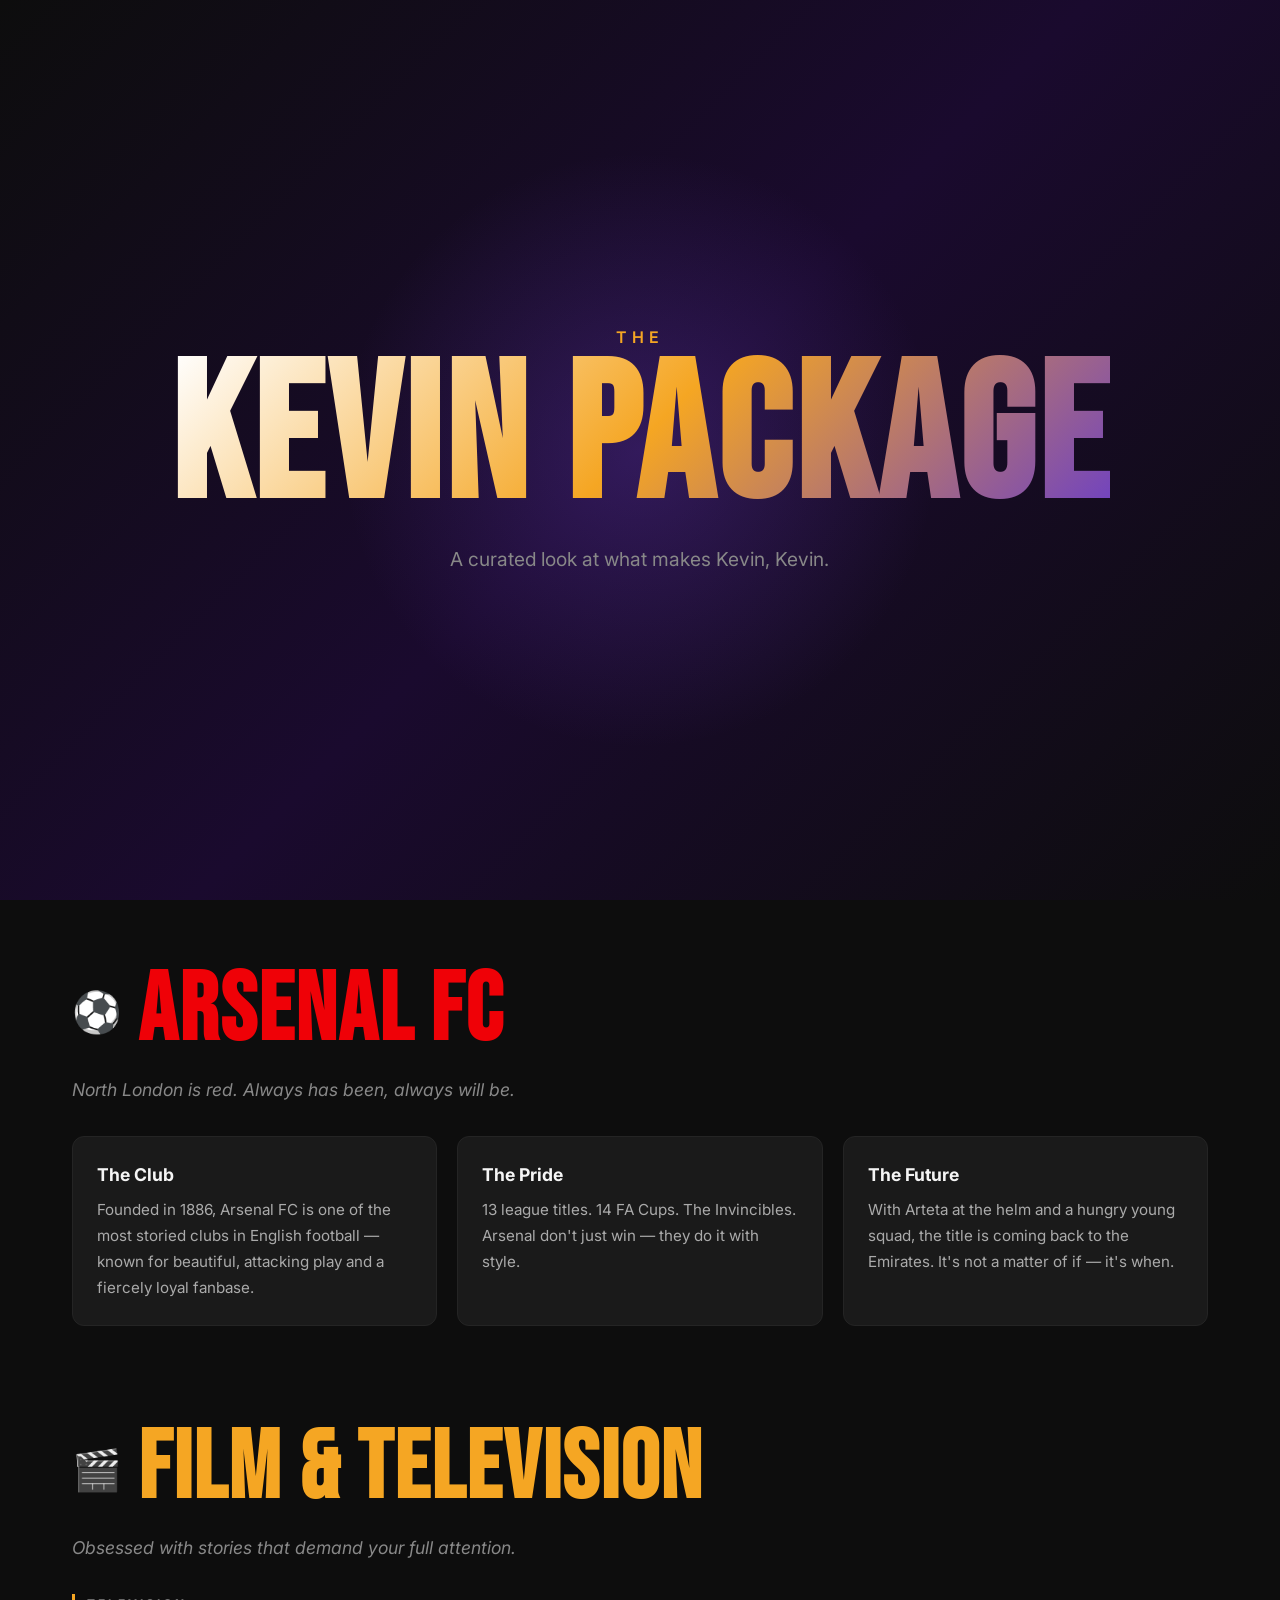
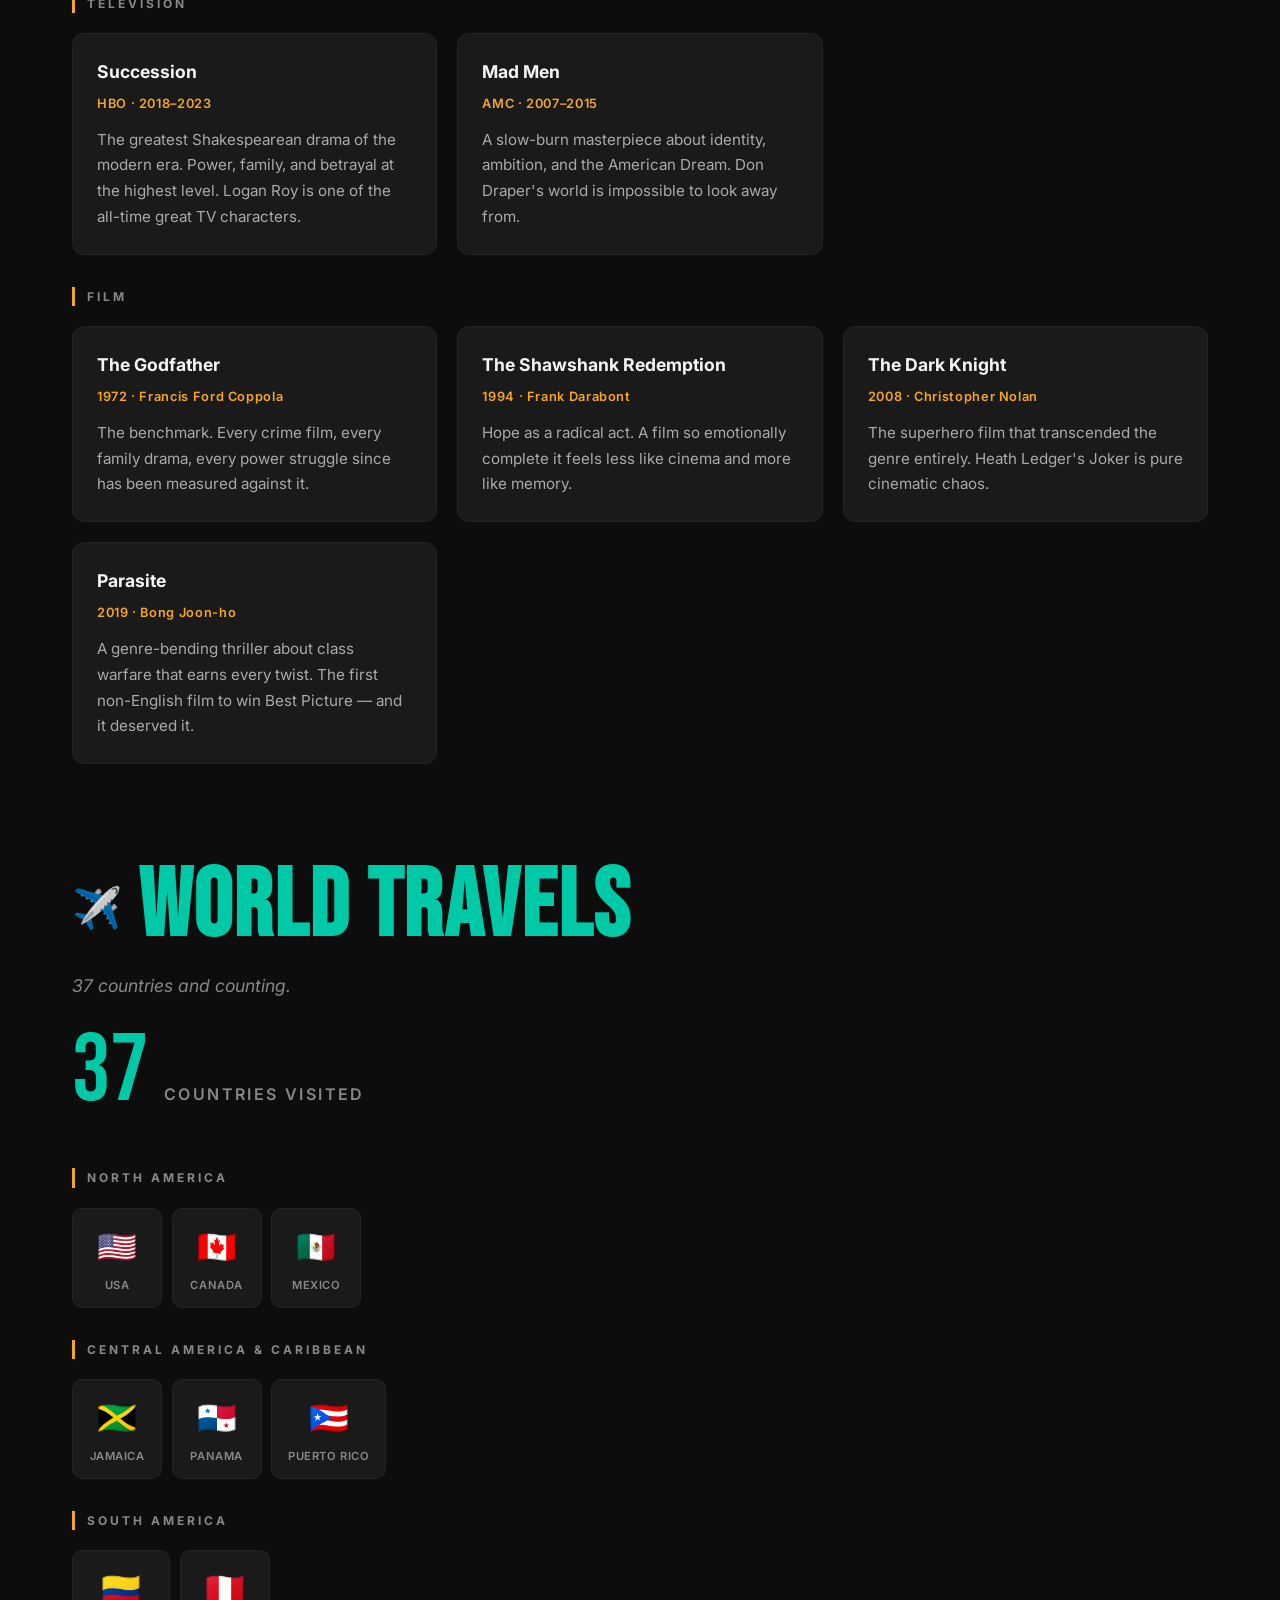
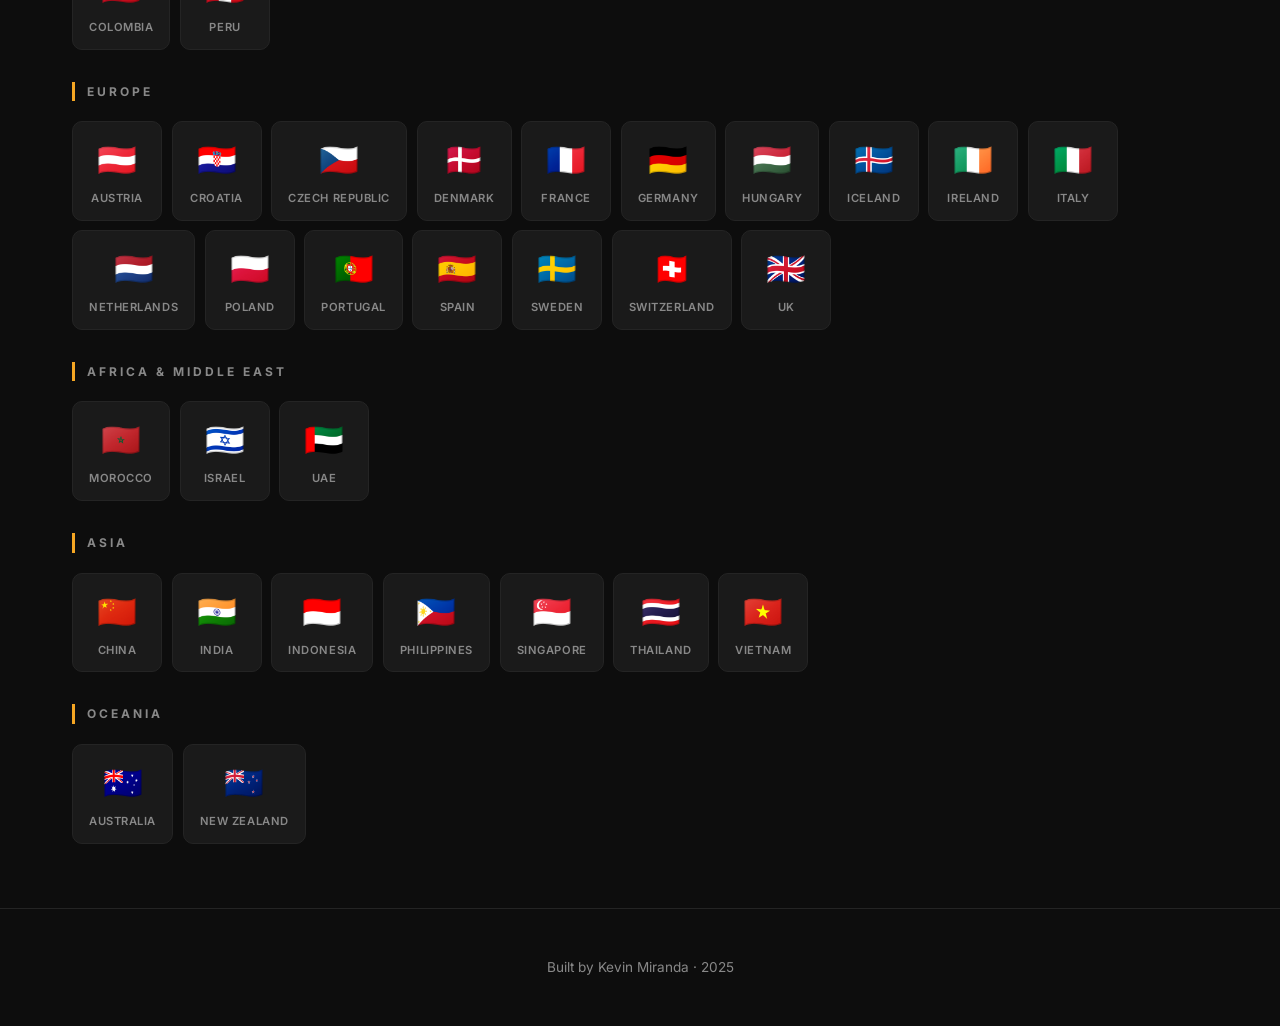
<file: index.html>
<!DOCTYPE html>
<html lang="en">
<head>
  <meta charset="UTF-8" />
  <meta name="viewport" content="width=device-width, initial-scale=1.0" />
  <title>Kevin Miranda</title>
  <link rel="preconnect" href="https://fonts.googleapis.com" />
  <link href="https://fonts.googleapis.com/css2?family=Bebas+Neue&family=Inter:wght@400;600;700&display=swap" rel="stylesheet" />
  <link rel="stylesheet" href="styles.css" />
</head>
<body>

  <header>
    <div class="hero-text">
      <span class="label">The</span>
      <h1>Kevin Package</h1>
      <p class="tagline">A curated look at what makes Kevin, Kevin.</p>
    </div>
  </header>

  <main>

    <section class="interest arsenal">
      <div class="section-header">
        <span class="icon">⚽</span>
        <h2>Arsenal FC</h2>
      </div>
      <p class="section-desc">North London is red. Always has been, always will be.</p>
      <div class="cards">
        <div class="card">
          <h3>The Club</h3>
          <p>Founded in 1886, Arsenal FC is one of the most storied clubs in English football — known for beautiful, attacking play and a fiercely loyal fanbase.</p>
        </div>
        <div class="card">
          <h3>The Pride</h3>
          <p>13 league titles. 14 FA Cups. The Invincibles. Arsenal don't just win — they do it with style.</p>
        </div>
        <div class="card">
          <h3>The Future</h3>
          <p>With Arteta at the helm and a hungry young squad, the title is coming back to the Emirates. It's not a matter of if — it's when.</p>
        </div>
      </div>
    </section>

    <section class="interest cinema">
      <div class="section-header">
        <span class="icon">🎬</span>
        <h2>Film & Television</h2>
      </div>
      <p class="section-desc">Obsessed with stories that demand your full attention.</p>

      <div class="subsection">
        <h3 class="sub-label">Television</h3>
        <div class="cards">
          <div class="card">
            <div class="card-title">Succession</div>
            <div class="card-meta">HBO · 2018–2023</div>
            <p>The greatest Shakespearean drama of the modern era. Power, family, and betrayal at the highest level. Logan Roy is one of the all-time great TV characters.</p>
          </div>
          <div class="card">
            <div class="card-title">Mad Men</div>
            <div class="card-meta">AMC · 2007–2015</div>
            <p>A slow-burn masterpiece about identity, ambition, and the American Dream. Don Draper's world is impossible to look away from.</p>
          </div>
        </div>
      </div>

      <div class="subsection">
        <h3 class="sub-label">Film</h3>
        <div class="cards">
          <div class="card">
            <div class="card-title">The Godfather</div>
            <div class="card-meta">1972 · Francis Ford Coppola</div>
            <p>The benchmark. Every crime film, every family drama, every power struggle since has been measured against it.</p>
          </div>
          <div class="card">
            <div class="card-title">The Shawshank Redemption</div>
            <div class="card-meta">1994 · Frank Darabont</div>
            <p>Hope as a radical act. A film so emotionally complete it feels less like cinema and more like memory.</p>
          </div>
          <div class="card">
            <div class="card-title">The Dark Knight</div>
            <div class="card-meta">2008 · Christopher Nolan</div>
            <p>The superhero film that transcended the genre entirely. Heath Ledger's Joker is pure cinematic chaos.</p>
          </div>
          <div class="card">
            <div class="card-title">Parasite</div>
            <div class="card-meta">2019 · Bong Joon-ho</div>
            <p>A genre-bending thriller about class warfare that earns every twist. The first non-English film to win Best Picture — and it deserved it.</p>
          </div>
        </div>
      </div>
    </section>

    <section class="interest travel">
      <div class="section-header">
        <span class="icon">✈️</span>
        <h2>World Travels</h2>
      </div>
      <p class="section-desc">37 countries and counting.</p>

      <div class="travel-stat">
        <span class="stat-number">37</span>
        <span class="stat-label">Countries Visited</span>
      </div>

      <div class="subsection">
        <h3 class="sub-label">North America</h3>
        <div class="flag-grid">
          <div class="flag-card">🇺🇸<span>USA</span></div>
          <div class="flag-card">🇨🇦<span>Canada</span></div>
          <div class="flag-card">🇲🇽<span>Mexico</span></div>
        </div>
      </div>

      <div class="subsection">
        <h3 class="sub-label">Central America & Caribbean</h3>
        <div class="flag-grid">
          <div class="flag-card">🇯🇲<span>Jamaica</span></div>
          <div class="flag-card">🇵🇦<span>Panama</span></div>
          <div class="flag-card">🇵🇷<span>Puerto Rico</span></div>
        </div>
      </div>

      <div class="subsection">
        <h3 class="sub-label">South America</h3>
        <div class="flag-grid">
          <div class="flag-card">🇨🇴<span>Colombia</span></div>
          <div class="flag-card">🇵🇪<span>Peru</span></div>
        </div>
      </div>

      <div class="subsection">
        <h3 class="sub-label">Europe</h3>
        <div class="flag-grid">
          <div class="flag-card">🇦🇹<span>Austria</span></div>
          <div class="flag-card">🇭🇷<span>Croatia</span></div>
          <div class="flag-card">🇨🇿<span>Czech Republic</span></div>
          <div class="flag-card">🇩🇰<span>Denmark</span></div>
          <div class="flag-card">🇫🇷<span>France</span></div>
          <div class="flag-card">🇩🇪<span>Germany</span></div>
          <div class="flag-card">🇭🇺<span>Hungary</span></div>
          <div class="flag-card">🇮🇸<span>Iceland</span></div>
          <div class="flag-card">🇮🇪<span>Ireland</span></div>
          <div class="flag-card">🇮🇹<span>Italy</span></div>
          <div class="flag-card">🇳🇱<span>Netherlands</span></div>
          <div class="flag-card">🇵🇱<span>Poland</span></div>
          <div class="flag-card">🇵🇹<span>Portugal</span></div>
          <div class="flag-card">🇪🇸<span>Spain</span></div>
          <div class="flag-card">🇸🇪<span>Sweden</span></div>
          <div class="flag-card">🇨🇭<span>Switzerland</span></div>
          <div class="flag-card">🇬🇧<span>UK</span></div>
        </div>
      </div>

      <div class="subsection">
        <h3 class="sub-label">Africa & Middle East</h3>
        <div class="flag-grid">
          <div class="flag-card">🇲🇦<span>Morocco</span></div>
          <div class="flag-card">🇮🇱<span>Israel</span></div>
          <div class="flag-card">🇦🇪<span>UAE</span></div>
        </div>
      </div>

      <div class="subsection">
        <h3 class="sub-label">Asia</h3>
        <div class="flag-grid">
          <div class="flag-card">🇨🇳<span>China</span></div>
          <div class="flag-card">🇮🇳<span>India</span></div>
          <div class="flag-card">🇮🇩<span>Indonesia</span></div>
          <div class="flag-card">🇵🇭<span>Philippines</span></div>
          <div class="flag-card">🇸🇬<span>Singapore</span></div>
          <div class="flag-card">🇹🇭<span>Thailand</span></div>
          <div class="flag-card">🇻🇳<span>Vietnam</span></div>
        </div>
      </div>

      <div class="subsection">
        <h3 class="sub-label">Oceania</h3>
        <div class="flag-grid">
          <div class="flag-card">🇦🇺<span>Australia</span></div>
          <div class="flag-card">🇳🇿<span>New Zealand</span></div>
        </div>
      </div>

    </section>

  </main>

  <footer>
    <p>Built by Kevin Miranda &middot; 2025</p>
  </footer>

</body>
</html>
</file>
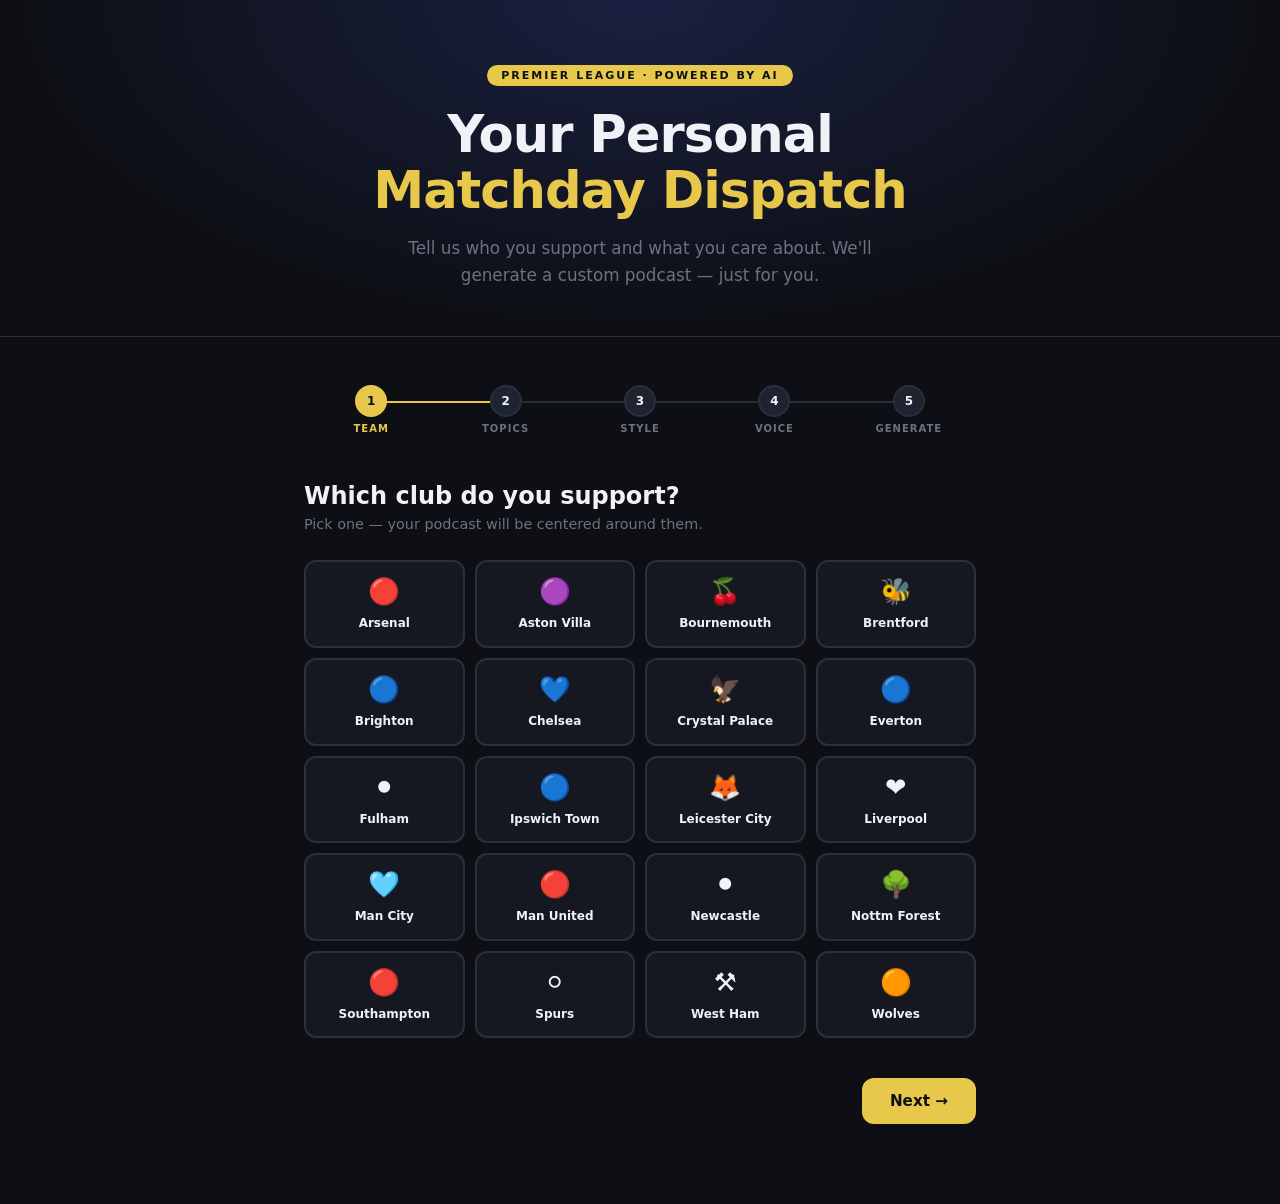
<file: podcast.html>
<!DOCTYPE html>
<html lang="en">
<head>
  <meta charset="UTF-8" />
  <meta name="viewport" content="width=device-width, initial-scale=1.0" />
  <title>The Matchday Dispatch</title>
  <style>
    * { box-sizing: border-box; margin: 0; padding: 0; }

    :root {
      --bg: #0d0f14;
      --surface: #151820;
      --surface2: #1e2330;
      --border: #2a2f3d;
      --accent: #e8c84a;
      --accent2: #4a90e8;
      --text: #f0f2f7;
      --muted: #6b7280;
      --radius: 12px;
    }

    body {
      background: var(--bg);
      color: var(--text);
      font-family: 'Segoe UI', system-ui, -apple-system, sans-serif;
      min-height: 100vh;
    }

    /* HERO */
    .hero {
      text-align: center;
      padding: 64px 24px 48px;
      background: radial-gradient(ellipse at 50% 0%, #1a2040 0%, var(--bg) 70%);
      border-bottom: 1px solid var(--border);
    }

    .hero-badge {
      display: inline-block;
      background: var(--accent);
      color: #0d0f14;
      font-size: 11px;
      font-weight: 700;
      letter-spacing: 2px;
      text-transform: uppercase;
      padding: 4px 14px;
      border-radius: 20px;
      margin-bottom: 20px;
    }

    .hero h1 {
      font-size: clamp(2rem, 5vw, 3.2rem);
      font-weight: 800;
      letter-spacing: -1px;
      line-height: 1.1;
      margin-bottom: 16px;
    }

    .hero h1 span { color: var(--accent); }

    .hero p {
      font-size: 1.05rem;
      color: var(--muted);
      max-width: 480px;
      margin: 0 auto;
      line-height: 1.6;
    }

    /* FORM SHELL */
    .form-container {
      max-width: 720px;
      margin: 0 auto;
      padding: 48px 24px 80px;
    }

    /* PROGRESS */
    .progress-bar {
      display: flex;
      align-items: center;
      gap: 0;
      margin-bottom: 48px;
    }

    .progress-step {
      display: flex;
      flex-direction: column;
      align-items: center;
      flex: 1;
      position: relative;
    }

    .progress-step:not(:last-child)::after {
      content: '';
      position: absolute;
      top: 16px;
      left: 50%;
      width: 100%;
      height: 2px;
      background: var(--border);
      z-index: 0;
    }

    .progress-step.done:not(:last-child)::after,
    .progress-step.active:not(:last-child)::after {
      background: var(--accent);
    }

    .step-dot {
      width: 32px;
      height: 32px;
      border-radius: 50%;
      background: var(--surface2);
      border: 2px solid var(--border);
      display: flex;
      align-items: center;
      justify-content: center;
      font-size: 12px;
      font-weight: 700;
      z-index: 1;
      transition: all 0.3s;
    }

    .progress-step.active .step-dot {
      background: var(--accent);
      border-color: var(--accent);
      color: #0d0f14;
    }

    .progress-step.done .step-dot {
      background: var(--accent);
      border-color: var(--accent);
      color: #0d0f14;
    }

    .step-label {
      font-size: 10px;
      color: var(--muted);
      margin-top: 6px;
      text-transform: uppercase;
      letter-spacing: 1px;
      font-weight: 600;
    }

    .progress-step.active .step-label { color: var(--accent); }

    /* STEPS */
    .step { display: none; animation: fadeIn 0.3s ease; }
    .step.active { display: block; }

    @keyframes fadeIn {
      from { opacity: 0; transform: translateY(12px); }
      to { opacity: 1; transform: translateY(0); }
    }

    .step-title {
      font-size: 1.5rem;
      font-weight: 700;
      margin-bottom: 6px;
    }

    .step-subtitle {
      color: var(--muted);
      font-size: 0.9rem;
      margin-bottom: 28px;
    }

    /* TEAM GRID */
    .team-grid {
      display: grid;
      grid-template-columns: repeat(auto-fill, minmax(130px, 1fr));
      gap: 10px;
    }

    .team-card {
      background: var(--surface);
      border: 2px solid var(--border);
      border-radius: var(--radius);
      padding: 14px 10px;
      text-align: center;
      cursor: pointer;
      transition: all 0.2s;
      user-select: none;
    }

    .team-card:hover {
      border-color: var(--accent);
      background: var(--surface2);
    }

    .team-card.selected {
      border-color: var(--accent);
      background: #1f1e0f;
    }

    .team-emoji { font-size: 1.6rem; display: block; margin-bottom: 6px; }

    .team-name {
      font-size: 0.75rem;
      font-weight: 600;
      color: var(--text);
      line-height: 1.3;
    }

    /* CHECKBOX PILLS */
    .pill-group {
      display: flex;
      flex-wrap: wrap;
      gap: 10px;
    }

    .pill {
      background: var(--surface);
      border: 2px solid var(--border);
      border-radius: 30px;
      padding: 10px 20px;
      cursor: pointer;
      font-size: 0.88rem;
      font-weight: 600;
      transition: all 0.2s;
      user-select: none;
      display: flex;
      align-items: center;
      gap: 8px;
    }

    .pill:hover { border-color: var(--accent); }

    .pill.selected {
      border-color: var(--accent);
      background: #1f1e0f;
      color: var(--accent);
    }

    /* RADIO CARDS */
    .radio-group {
      display: flex;
      flex-direction: column;
      gap: 10px;
    }

    .radio-card {
      background: var(--surface);
      border: 2px solid var(--border);
      border-radius: var(--radius);
      padding: 16px 20px;
      cursor: pointer;
      transition: all 0.2s;
      user-select: none;
      display: flex;
      align-items: center;
      gap: 16px;
    }

    .radio-card:hover { border-color: var(--accent); background: var(--surface2); }

    .radio-card.selected {
      border-color: var(--accent);
      background: #1f1e0f;
    }

    .radio-dot {
      width: 20px;
      height: 20px;
      border-radius: 50%;
      border: 2px solid var(--border);
      flex-shrink: 0;
      display: flex;
      align-items: center;
      justify-content: center;
      transition: all 0.2s;
    }

    .radio-card.selected .radio-dot {
      border-color: var(--accent);
      background: var(--accent);
    }

    .radio-card.selected .radio-dot::after {
      content: '';
      width: 8px;
      height: 8px;
      border-radius: 50%;
      background: #0d0f14;
    }

    .radio-info { flex: 1; }
    .radio-label { font-weight: 700; font-size: 0.95rem; }
    .radio-desc { font-size: 0.8rem; color: var(--muted); margin-top: 2px; }

    .radio-emoji { font-size: 1.4rem; }

    /* INPUT */
    .input-field {
      width: 100%;
      background: var(--surface);
      border: 2px solid var(--border);
      border-radius: var(--radius);
      padding: 14px 18px;
      color: var(--text);
      font-size: 1rem;
      outline: none;
      transition: border-color 0.2s;
      font-family: inherit;
    }

    .input-field:focus { border-color: var(--accent); }
    .input-field::placeholder { color: var(--muted); }

    .input-label {
      display: block;
      font-size: 0.82rem;
      font-weight: 600;
      color: var(--muted);
      text-transform: uppercase;
      letter-spacing: 1px;
      margin-bottom: 8px;
    }

    /* TWO COL */
    .two-col { display: grid; grid-template-columns: 1fr 1fr; gap: 16px; }
    @media (max-width: 500px) { .two-col { grid-template-columns: 1fr; } }

    /* SECTION DIVIDER */
    .section-gap { margin-top: 32px; }

    /* BUTTONS */
    .btn-row {
      display: flex;
      justify-content: space-between;
      align-items: center;
      margin-top: 40px;
      gap: 12px;
    }

    .btn {
      padding: 14px 28px;
      border-radius: var(--radius);
      font-size: 0.95rem;
      font-weight: 700;
      cursor: pointer;
      border: none;
      transition: all 0.2s;
      font-family: inherit;
    }

    .btn-back {
      background: transparent;
      border: 2px solid var(--border);
      color: var(--muted);
    }

    .btn-back:hover { border-color: var(--text); color: var(--text); }

    .btn-next {
      background: var(--accent);
      color: #0d0f14;
      margin-left: auto;
      display: flex;
      align-items: center;
      gap: 8px;
    }

    .btn-next:hover { background: #f5d96a; transform: translateY(-1px); }
    .btn-next:disabled { opacity: 0.4; cursor: not-allowed; transform: none; }

    .btn-generate {
      background: var(--accent);
      color: #0d0f14;
      padding: 16px 36px;
      font-size: 1rem;
      margin-left: auto;
      display: flex;
      align-items: center;
      gap: 10px;
    }

    .btn-generate:hover { background: #f5d96a; transform: translateY(-1px); }

    /* SUMMARY CARD */
    .summary-card {
      background: var(--surface);
      border: 1px solid var(--border);
      border-radius: var(--radius);
      padding: 24px;
      margin-bottom: 12px;
    }

    .summary-row {
      display: flex;
      justify-content: space-between;
      align-items: flex-start;
      padding: 10px 0;
      border-bottom: 1px solid var(--border);
      font-size: 0.9rem;
      gap: 16px;
    }

    .summary-row:last-child { border-bottom: none; }
    .summary-key { color: var(--muted); font-weight: 600; flex-shrink: 0; }
    .summary-val { color: var(--text); text-align: right; font-weight: 500; }

    .generate-note {
      font-size: 0.82rem;
      color: var(--muted);
      text-align: center;
      margin-top: 16px;
      line-height: 1.5;
    }

    /* VALIDATION */
    .error-msg {
      color: #f87171;
      font-size: 0.82rem;
      margin-top: 8px;
      display: none;
    }

    .error-msg.visible { display: block; }
  </style>
</head>
<body>

  <!-- HERO -->
  <div class="hero">
    <div class="hero-badge">Premier League · Powered by AI</div>
    <h1>Your Personal<br /><span>Matchday Dispatch</span></h1>
    <p>Tell us who you support and what you care about. We'll generate a custom podcast — just for you.</p>
  </div>

  <!-- FORM -->
  <div class="form-container">

    <!-- PROGRESS -->
    <div class="progress-bar">
      <div class="progress-step active" id="prog-1">
        <div class="step-dot">1</div>
        <div class="step-label">Team</div>
      </div>
      <div class="progress-step" id="prog-2">
        <div class="step-dot">2</div>
        <div class="step-label">Topics</div>
      </div>
      <div class="progress-step" id="prog-3">
        <div class="step-dot">3</div>
        <div class="step-label">Style</div>
      </div>
      <div class="progress-step" id="prog-4">
        <div class="step-dot">4</div>
        <div class="step-label">Voice</div>
      </div>
      <div class="progress-step" id="prog-5">
        <div class="step-dot">5</div>
        <div class="step-label">Generate</div>
      </div>
    </div>

    <!-- STEP 1: TEAM -->
    <div class="step active" id="step-1">
      <div class="step-title">Which club do you support?</div>
      <div class="step-subtitle">Pick one — your podcast will be centered around them.</div>

      <div class="team-grid">
        <div class="team-card" data-team="Arsenal" onclick="selectTeam(this)">
          <span class="team-emoji">🔴</span>
          <span class="team-name">Arsenal</span>
        </div>
        <div class="team-card" data-team="Aston Villa" onclick="selectTeam(this)">
          <span class="team-emoji">🟣</span>
          <span class="team-name">Aston Villa</span>
        </div>
        <div class="team-card" data-team="Bournemouth" onclick="selectTeam(this)">
          <span class="team-emoji">🍒</span>
          <span class="team-name">Bournemouth</span>
        </div>
        <div class="team-card" data-team="Brentford" onclick="selectTeam(this)">
          <span class="team-emoji">🐝</span>
          <span class="team-name">Brentford</span>
        </div>
        <div class="team-card" data-team="Brighton" onclick="selectTeam(this)">
          <span class="team-emoji">🔵</span>
          <span class="team-name">Brighton</span>
        </div>
        <div class="team-card" data-team="Chelsea" onclick="selectTeam(this)">
          <span class="team-emoji">💙</span>
          <span class="team-name">Chelsea</span>
        </div>
        <div class="team-card" data-team="Crystal Palace" onclick="selectTeam(this)">
          <span class="team-emoji">🦅</span>
          <span class="team-name">Crystal Palace</span>
        </div>
        <div class="team-card" data-team="Everton" onclick="selectTeam(this)">
          <span class="team-emoji">🔵</span>
          <span class="team-name">Everton</span>
        </div>
        <div class="team-card" data-team="Fulham" onclick="selectTeam(this)">
          <span class="team-emoji">⚫</span>
          <span class="team-name">Fulham</span>
        </div>
        <div class="team-card" data-team="Ipswich Town" onclick="selectTeam(this)">
          <span class="team-emoji">🔵</span>
          <span class="team-name">Ipswich Town</span>
        </div>
        <div class="team-card" data-team="Leicester City" onclick="selectTeam(this)">
          <span class="team-emoji">🦊</span>
          <span class="team-name">Leicester City</span>
        </div>
        <div class="team-card" data-team="Liverpool" onclick="selectTeam(this)">
          <span class="team-emoji">❤️</span>
          <span class="team-name">Liverpool</span>
        </div>
        <div class="team-card" data-team="Man City" onclick="selectTeam(this)">
          <span class="team-emoji">🩵</span>
          <span class="team-name">Man City</span>
        </div>
        <div class="team-card" data-team="Man United" onclick="selectTeam(this)">
          <span class="team-emoji">🔴</span>
          <span class="team-name">Man United</span>
        </div>
        <div class="team-card" data-team="Newcastle" onclick="selectTeam(this)">
          <span class="team-emoji">⚫</span>
          <span class="team-name">Newcastle</span>
        </div>
        <div class="team-card" data-team="Nottm Forest" onclick="selectTeam(this)">
          <span class="team-emoji">🌳</span>
          <span class="team-name">Nottm Forest</span>
        </div>
        <div class="team-card" data-team="Southampton" onclick="selectTeam(this)">
          <span class="team-emoji">🔴</span>
          <span class="team-name">Southampton</span>
        </div>
        <div class="team-card" data-team="Spurs" onclick="selectTeam(this)">
          <span class="team-emoji">⚪</span>
          <span class="team-name">Spurs</span>
        </div>
        <div class="team-card" data-team="West Ham" onclick="selectTeam(this)">
          <span class="team-emoji">⚒️</span>
          <span class="team-name">West Ham</span>
        </div>
        <div class="team-card" data-team="Wolves" onclick="selectTeam(this)">
          <span class="team-emoji">🟠</span>
          <span class="team-name">Wolves</span>
        </div>
      </div>

      <div class="error-msg" id="err-1">Please select your club to continue.</div>
      <div class="btn-row">
        <button class="btn btn-next" onclick="nextStep(1)">Next →</button>
      </div>
    </div>

    <!-- STEP 2: TOPICS -->
    <div class="step" id="step-2">
      <div class="step-title">What do you want to hear about?</div>
      <div class="step-subtitle">Pick as many as you like — your podcast will focus on these.</div>

      <div class="pill-group">
        <div class="pill" onclick="togglePill(this)" data-val="Match Results & Reactions">⚽ Match Results & Reactions</div>
        <div class="pill" onclick="togglePill(this)" data-val="Tactics & Analysis">🧠 Tactics & Analysis</div>
        <div class="pill" onclick="togglePill(this)" data-val="Transfer News & Rumours">🔁 Transfer News & Rumours</div>
        <div class="pill" onclick="togglePill(this)" data-val="Injury & Team News">🩹 Injury & Team News</div>
        <div class="pill" onclick="togglePill(this)" data-val="Title Race & Standings">🏆 Title Race & Standings</div>
        <div class="pill" onclick="togglePill(this)" data-val="European Football">🌍 European Football</div>
        <div class="pill" onclick="togglePill(this)" data-val="Pundit Opinions">🎙️ Pundit Opinions</div>
        <div class="pill" onclick="togglePill(this)" data-val="Manager News">🧥 Manager News</div>
      </div>

      <div class="error-msg" id="err-2">Please pick at least one topic.</div>
      <div class="btn-row">
        <button class="btn btn-back" onclick="prevStep(2)">← Back</button>
        <button class="btn btn-next" onclick="nextStep(2)">Next →</button>
      </div>
    </div>

    <!-- STEP 3: STYLE -->
    <div class="step" id="step-3">
      <div class="step-title">How should it sound?</div>
      <div class="step-subtitle">Choose your preferred tone and length.</div>

      <div class="input-label">Tone</div>
      <div class="radio-group">
        <div class="radio-card" onclick="selectRadio(this, 'tone')" data-group="tone" data-val="Analytical">
          <span class="radio-emoji">🧠</span>
          <div class="radio-info">
            <div class="radio-label">Analytical</div>
            <div class="radio-desc">Data-driven, tactical breakdowns, objective takes</div>
          </div>
          <div class="radio-dot"></div>
        </div>
        <div class="radio-card" onclick="selectRadio(this, 'tone')" data-group="tone" data-val="Passionate">
          <span class="radio-emoji">🔥</span>
          <div class="radio-info">
            <div class="radio-label">Passionate & Opinionated</div>
            <div class="radio-desc">Fan energy, strong takes, emotional reactions</div>
          </div>
          <div class="radio-dot"></div>
        </div>
        <div class="radio-card" onclick="selectRadio(this, 'tone')" data-group="tone" data-val="Casual">
          <span class="radio-emoji">☕</span>
          <div class="radio-info">
            <div class="radio-label">Casual & Fun</div>
            <div class="radio-desc">Laid-back, conversational, easy listening</div>
          </div>
          <div class="radio-dot"></div>
        </div>
      </div>

      <div class="section-gap"></div>
      <div class="input-label">Length</div>
      <div class="radio-group">
        <div class="radio-card" onclick="selectRadio(this, 'length')" data-group="length" data-val="3–5 minutes">
          <span class="radio-emoji">⚡</span>
          <div class="radio-info">
            <div class="radio-label">Quick Rundown</div>
            <div class="radio-desc">3–5 minutes · Top headlines only</div>
          </div>
          <div class="radio-dot"></div>
        </div>
        <div class="radio-card" onclick="selectRadio(this, 'length')" data-group="length" data-val="5–10 minutes">
          <span class="radio-emoji">🎙️</span>
          <div class="radio-info">
            <div class="radio-label">Standard Episode</div>
            <div class="radio-desc">5–10 minutes · News, analysis, and pundit takes</div>
          </div>
          <div class="radio-dot"></div>
        </div>
        <div class="radio-card" onclick="selectRadio(this, 'length')" data-group="length" data-val="10–15 minutes">
          <span class="radio-emoji">🎧</span>
          <div class="radio-info">
            <div class="radio-label">Deep Dive</div>
            <div class="radio-desc">10–15 minutes · Full breakdown, extra context</div>
          </div>
          <div class="radio-dot"></div>
        </div>
      </div>

      <div class="error-msg" id="err-3">Please select a tone and a length.</div>
      <div class="btn-row">
        <button class="btn btn-back" onclick="prevStep(3)">← Back</button>
        <button class="btn btn-next" onclick="nextStep(3)">Next →</button>
      </div>
    </div>

    <!-- STEP 4: VOICE -->
    <div class="step" id="step-4">
      <div class="step-title">Pick your host's voice</div>
      <div class="step-subtitle">Choose the accent and personality that feels right.</div>

      <div class="radio-group">
        <div class="radio-card" onclick="selectRadio(this, 'voice')" data-group="voice" data-val="Brian (British)">
          <span class="radio-emoji">🇬🇧</span>
          <div class="radio-info">
            <div class="radio-label">Brian — British</div>
            <div class="radio-desc">Deep, authoritative, classic football pundit energy</div>
          </div>
          <div class="radio-dot"></div>
        </div>
        <div class="radio-card" onclick="selectRadio(this, 'voice')" data-group="voice" data-val="Charlie (American)">
          <span class="radio-emoji">🇺🇸</span>
          <div class="radio-info">
            <div class="radio-label">Charlie — American</div>
            <div class="radio-desc">Energetic, ESPN-style sports commentary</div>
          </div>
          <div class="radio-dot"></div>
        </div>
        <div class="radio-card" onclick="selectRadio(this, 'voice')" data-group="voice" data-val="Charlotte (Australian)">
          <span class="radio-emoji">🇦🇺</span>
          <div class="radio-info">
            <div class="radio-label">Charlotte — Australian</div>
            <div class="radio-desc">Warm, conversational, easy to listen to</div>
          </div>
          <div class="radio-dot"></div>
        </div>
        <div class="radio-card" onclick="selectRadio(this, 'voice')" data-group="voice" data-val="Matilda (Irish)">
          <span class="radio-emoji">🍀</span>
          <div class="radio-info">
            <div class="radio-label">Matilda — Irish</div>
            <div class="radio-desc">Passionate, storytelling flair</div>
          </div>
          <div class="radio-dot"></div>
        </div>
      </div>

      <div class="error-msg" id="err-4">Please select a voice to continue.</div>
      <div class="btn-row">
        <button class="btn btn-back" onclick="prevStep(4)">← Back</button>
        <button class="btn btn-next" onclick="nextStep(4)">Next →</button>
      </div>
    </div>

    <!-- STEP 5: CONFIRM + GENERATE -->
    <div class="step" id="step-5">
      <div class="step-title">Almost there.</div>
      <div class="step-subtitle">Tell us your name and confirm your choices.</div>

      <label class="input-label" for="user-name">Your first name</label>
      <input class="input-field" id="user-name" type="text" placeholder="e.g. Kevin" maxlength="40" />

      <div class="section-gap"></div>
      <div class="input-label">Your Podcast Summary</div>
      <div class="summary-card" id="summary-card">
        <div class="summary-row">
          <span class="summary-key">Club</span>
          <span class="summary-val" id="sum-team">—</span>
        </div>
        <div class="summary-row">
          <span class="summary-key">Topics</span>
          <span class="summary-val" id="sum-topics">—</span>
        </div>
        <div class="summary-row">
          <span class="summary-key">Tone</span>
          <span class="summary-val" id="sum-tone">—</span>
        </div>
        <div class="summary-row">
          <span class="summary-key">Length</span>
          <span class="summary-val" id="sum-length">—</span>
        </div>
        <div class="summary-row">
          <span class="summary-key">Voice</span>
          <span class="summary-val" id="sum-voice">—</span>
        </div>
      </div>

      <div class="btn-row">
        <button class="btn btn-back" onclick="prevStep(5)">← Back</button>
        <button class="btn btn-generate" onclick="handleGenerate()">
          🎙️ Generate My Podcast
        </button>
      </div>

      <p class="generate-note">Your personalized episode will be generated and ready to play in about 30 seconds.</p>
    </div>

  </div>

  <script>
    const state = {
      team: null,
      topics: [],
      tone: null,
      length: null,
      voice: null,
    };

    let currentStep = 1;
    const totalSteps = 5;

    function goToStep(n) {
      document.querySelectorAll('.step').forEach(s => s.classList.remove('active'));
      document.getElementById(`step-${n}`).classList.add('active');

      document.querySelectorAll('.progress-step').forEach((el, i) => {
        el.classList.remove('active', 'done');
        if (i + 1 < n) el.classList.add('done');
        if (i + 1 === n) el.classList.add('active');
      });

      currentStep = n;
      window.scrollTo({ top: 0, behavior: 'smooth' });
    }

    function nextStep(from) {
      if (!validateStep(from)) return;
      if (from === 4) populateSummary();
      goToStep(from + 1);
    }

    function prevStep(from) {
      goToStep(from - 1);
    }

    function validateStep(step) {
      const err = document.getElementById(`err-${step}`);
      if (step === 1) {
        if (!state.team) { err.classList.add('visible'); return false; }
      }
      if (step === 2) {
        if (state.topics.length === 0) { err.classList.add('visible'); return false; }
      }
      if (step === 3) {
        if (!state.tone || !state.length) { err.classList.add('visible'); return false; }
      }
      if (step === 4) {
        if (!state.voice) { err.classList.add('visible'); return false; }
      }
      if (err) err.classList.remove('visible');
      return true;
    }

    function selectTeam(el) {
      document.querySelectorAll('.team-card').forEach(c => c.classList.remove('selected'));
      el.classList.add('selected');
      state.team = el.dataset.team;
    }

    function togglePill(el) {
      const val = el.dataset.val;
      if (el.classList.contains('selected')) {
        el.classList.remove('selected');
        state.topics = state.topics.filter(t => t !== val);
      } else {
        el.classList.add('selected');
        state.topics.push(val);
      }
    }

    function selectRadio(el, group) {
      document.querySelectorAll(`[data-group="${group}"]`).forEach(c => c.classList.remove('selected'));
      el.classList.add('selected');
      state[group] = el.dataset.val;
    }

    function populateSummary() {
      document.getElementById('sum-team').textContent = state.team;
      document.getElementById('sum-topics').textContent = state.topics.join(', ');
      document.getElementById('sum-tone').textContent = state.tone;
      document.getElementById('sum-length').textContent = state.length;
      document.getElementById('sum-voice').textContent = state.voice;
    }

    function handleGenerate() {
      const name = document.getElementById('user-name').value.trim();
      const payload = { ...state, name: name || 'Listener' };
      console.log('Submitting podcast request:', payload);
      // TODO: POST to /generate endpoint
      alert(`Generating your podcast, ${payload.name}! (Backend coming soon)`);
    }
  </script>

</body>
</html>
</file>
<file: styles.css>
*, *::before, *::after {
  box-sizing: border-box;
  margin: 0;
  padding: 0;
}

:root {
  --red: #EF0107;
  --gold: #F5A623;
  --purple: #6C3FC5;
  --teal: #00C9A7;
  --dark: #0D0D0D;
  --dark-2: #1A1A1A;
  --dark-3: #242424;
  --white: #F5F5F5;
  --muted: #888;
}

html {
  scroll-behavior: smooth;
}

body {
  background-color: var(--dark);
  color: var(--white);
  font-family: 'Inter', sans-serif;
  font-size: 16px;
  line-height: 1.6;
}

/* HEADER */

header {
  min-height: 100vh;
  display: flex;
  align-items: center;
  justify-content: center;
  text-align: center;
  background: linear-gradient(135deg, #0D0D0D 0%, #1a0a2e 50%, #0D0D0D 100%);
  position: relative;
  overflow: hidden;
  padding: 2rem;
}

header::before {
  content: '';
  position: absolute;
  width: 600px;
  height: 600px;
  background: radial-gradient(circle, rgba(108, 63, 197, 0.3) 0%, transparent 70%);
  top: 50%;
  left: 50%;
  transform: translate(-50%, -50%);
  pointer-events: none;
}

.hero-text {
  position: relative;
  z-index: 1;
}

.label {
  font-family: 'Inter', sans-serif;
  font-size: 1rem;
  font-weight: 600;
  letter-spacing: 0.3em;
  text-transform: uppercase;
  color: var(--gold);
}

h1 {
  font-family: 'Bebas Neue', sans-serif;
  font-size: clamp(5rem, 15vw, 12rem);
  line-height: 0.9;
  letter-spacing: 0.02em;
  background: linear-gradient(135deg, #fff 0%, var(--gold) 50%, var(--purple) 100%);
  -webkit-background-clip: text;
  -webkit-text-fill-color: transparent;
  background-clip: text;
  margin: 0.25rem 0 1rem;
}

.tagline {
  font-size: 1.2rem;
  color: var(--muted);
  max-width: 400px;
  margin: 0 auto;
}

/* MAIN */

main {
  max-width: 1200px;
  margin: 0 auto;
  padding: 4rem 2rem;
  display: flex;
  flex-direction: column;
  gap: 6rem;
}

/* SECTIONS */

.interest {
  display: flex;
  flex-direction: column;
  gap: 2rem;
}

.section-header {
  display: flex;
  align-items: center;
  gap: 1rem;
}

.icon {
  font-size: 2.5rem;
}

h2 {
  font-family: 'Bebas Neue', sans-serif;
  font-size: clamp(3rem, 8vw, 6rem);
  line-height: 1;
  letter-spacing: 0.02em;
}

.arsenal h2 {
  color: var(--red);
}

.cinema h2 {
  color: var(--gold);
}

.section-desc {
  font-size: 1.1rem;
  color: var(--muted);
  font-style: italic;
  margin-top: -1rem;
}

/* SUBSECTIONS */

.subsection {
  display: flex;
  flex-direction: column;
  gap: 1.25rem;
}

.sub-label {
  font-family: 'Inter', sans-serif;
  font-size: 0.75rem;
  font-weight: 700;
  letter-spacing: 0.25em;
  text-transform: uppercase;
  color: var(--muted);
  border-left: 3px solid var(--gold);
  padding-left: 0.75rem;
}

/* CARDS */

.cards {
  display: grid;
  grid-template-columns: repeat(auto-fill, minmax(280px, 1fr));
  gap: 1.25rem;
}

.card {
  background: var(--dark-2);
  border: 1px solid var(--dark-3);
  border-radius: 12px;
  padding: 1.5rem;
  transition: transform 0.2s ease, border-color 0.2s ease;
}

.card:hover {
  transform: translateY(-4px);
}

.arsenal .card:hover {
  border-color: var(--red);
}

.cinema .card:hover {
  border-color: var(--gold);
}

.card h3, .card-title {
  font-family: 'Inter', sans-serif;
  font-size: 1.1rem;
  font-weight: 700;
  margin-bottom: 0.5rem;
  color: var(--white);
}

.card-meta {
  font-size: 0.8rem;
  color: var(--gold);
  font-weight: 600;
  letter-spacing: 0.05em;
  margin-bottom: 0.75rem;
}

.card p {
  font-size: 0.95rem;
  color: #aaa;
  line-height: 1.7;
}

/* TRAVEL */

.travel h2 {
  color: var(--teal);
}

.travel .card:hover {
  border-color: var(--teal);
}

.travel-stat {
  display: flex;
  align-items: baseline;
  gap: 1rem;
  margin: -0.5rem 0 1rem;
}

.stat-number {
  font-family: 'Bebas Neue', sans-serif;
  font-size: 6rem;
  line-height: 1;
  color: var(--teal);
}

.stat-label {
  font-size: 1rem;
  color: var(--muted);
  text-transform: uppercase;
  letter-spacing: 0.15em;
  font-weight: 600;
}

.flag-grid {
  display: flex;
  flex-wrap: wrap;
  gap: 0.6rem;
}

.flag-card {
  display: flex;
  flex-direction: column;
  align-items: center;
  gap: 0.3rem;
  background: var(--dark-2);
  border: 1px solid var(--dark-3);
  border-radius: 10px;
  padding: 0.75rem 1rem;
  font-size: 2rem;
  transition: transform 0.15s ease, border-color 0.15s ease;
  cursor: default;
  min-width: 90px;
}

.flag-card:hover {
  transform: translateY(-3px);
  border-color: var(--teal);
}

.flag-card span {
  font-size: 0.7rem;
  color: var(--muted);
  font-weight: 600;
  text-transform: uppercase;
  letter-spacing: 0.05em;
  white-space: nowrap;
}

/* FOOTER */

footer {
  text-align: center;
  padding: 3rem 2rem;
  color: var(--muted);
  font-size: 0.85rem;
  border-top: 1px solid var(--dark-3);
}

/* RESPONSIVE */

@media (max-width: 600px) {
  .cards {
    grid-template-columns: 1fr;
  }
}
</file>
